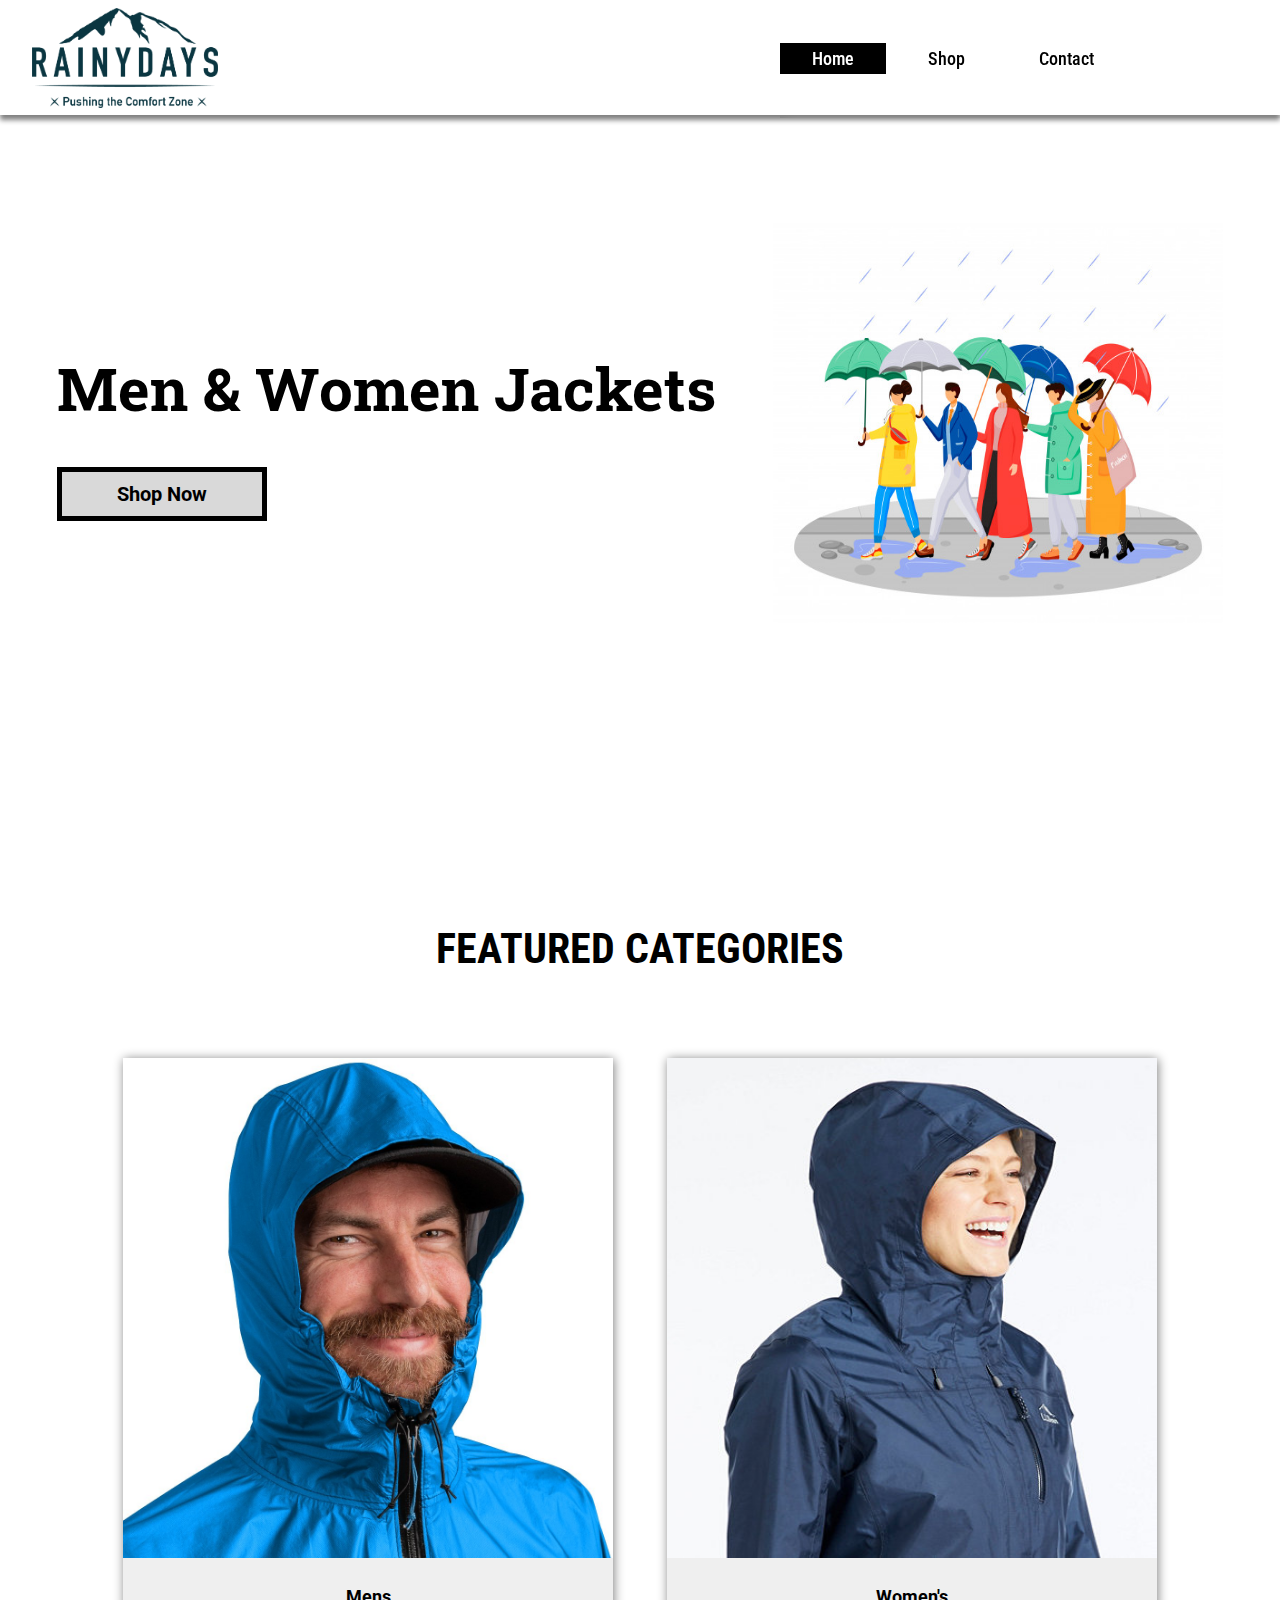
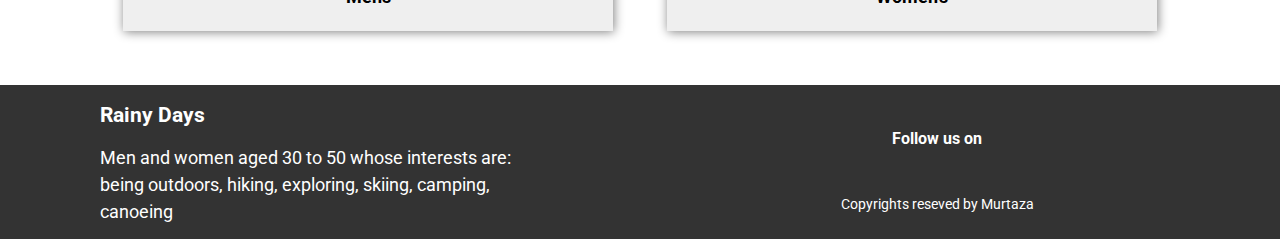
<file: index.html>
<!DOCTYPE html>
<html lang="en">

<head>
  <meta charset="UTF-8" />
  <meta name="viewport" content="width=device-width, initial-scale=1.0" />
  <meta http-equiv="X-UA-Compatible" content="ie=edge" />
  <meta name="description" content="Home page for rainydays">

  <link rel="icon" href="./img/logo.png" type="image/png">

  <link rel="stylesheet" href="https://use.fontawesome.com/releases/v5.1.0/css/all.css"
    integrity="sha384-lKuwvrZot6UHsBSfcMvOkWwlCMgc0TaWr+30HWe3a4ltaBwTZhyTEggF5tJv8tbt" crossorigin="anonymous" />
  <link href="https://fonts.googleapis.com/css?family=Roboto|Roboto+Condensed|Roboto+Slab" rel="stylesheet" />
  <link rel="stylesheet" href="./css/style.css" />

  <title>Home | Rainydays | Pushing the Comfort Zone </title>
</head>

<body>

  <header>
    <div id="slideout-menu">
      <ul>
        <li>
          <a class="active" href="index.html">Home</a>
        </li>
        <li>
          <a href="shop.html">Shop</a>
        </li>
        <li>
          <a href="contact.html">Contact</a>
        </li>
        <li>
          <a href="cart.html"><i class="fas fa-shopping-cart"></i></a>
        </li>
        <li>
          <input type="text" placeholder="Search Here" />
          <br />
          <a href="#">
            <i class="fas fa-search"></i>
          </a>
        </li>
      </ul>
    </div>


    <nav>
      <div id="logo-img">

        <img src="img/logo.png" alt="Rainydays-logo" />

      </div>
      <div id="menu-icon">
        <i class="fas fa-bars"></i>
      </div>
      <ul>
        <li>
          <a class="active" href="index.html">Home</a>
        </li>
        <li>
          <a href="shop.html">Shop</a>
        </li>
        <li>
          <a href="contact.html">Contact</a>
        </li>
        <li>
          <a href="cart.html"><i class="fas fa-shopping-cart"></i></a>
        </li>
        <li>
          <div id="search-icon">
            <i class="fas fa-search"></i>
          </div>
        </li>
      </ul>
    </nav>

    <div id="searchbox">
      <input type="text" placeholder="Search Here" />
    </div>

  </header>
  <div id="banner">
    <div>
      <h1>Men & Women Jackets</h1>
      <a href="shop.html">
        <h3>Shop Now</h3>
      </a>
    </div>
    <div> <img src="./img/ca.jpg" alt="Banner-area-1" /></div>

  </div>


  <main>
    <h2 class="section-heading">FEATURED CATEGORIES</h2>


    <section>
      <div class="card card_main">
        <div class="card-image">
          <a href="shop.html#men">
            <img src="img/m1.jpg" alt="Men-category-jacket">
            <h4>Mens</h4>
          </a>
        </div>
      </div>
      </div>

      <div class="card card_main">
        <div class="card-image">
          <a href="shop.html#women">

            <img src="img/w1.jpg" alt="Women-category-jacket">
            <h4>Women's</h4>
          </a>
        </div>
      </div>
    </section>

  </main>

  <footer>
    <div id="left-footer">
      <h2>Rainy Days</h2>
      <p>
      <ul>
        <li>
          <a href="index.html">Men and women aged 30 to 50 whose interests are: being outdoors, hiking, exploring,
            skiing, camping, canoeing</a>
        </li>

      </ul>
      </p>
    </div>

    <div id="right-footer">
      <h3>Follow us on</h3>
      <div id="social-media-footer">
        <ul>
          <li>
            <a href="#">
              <i class="fab fa-facebook"></i>
            </a>
          </li>
          <li>
            <a href="#">
              <i class="fab fa-youtube"></i>
            </a>
          </li>
          <li>
            <a href="#">
              <i class="fab fa-github"></i>
            </a>
          </li>
        </ul>
      </div>
      <div>
        Copyrights reseved by Murtaza
      </div>
    </div>

  </footer>
  <script src="./js/script.js"></script>
</body>

</html>
</file>
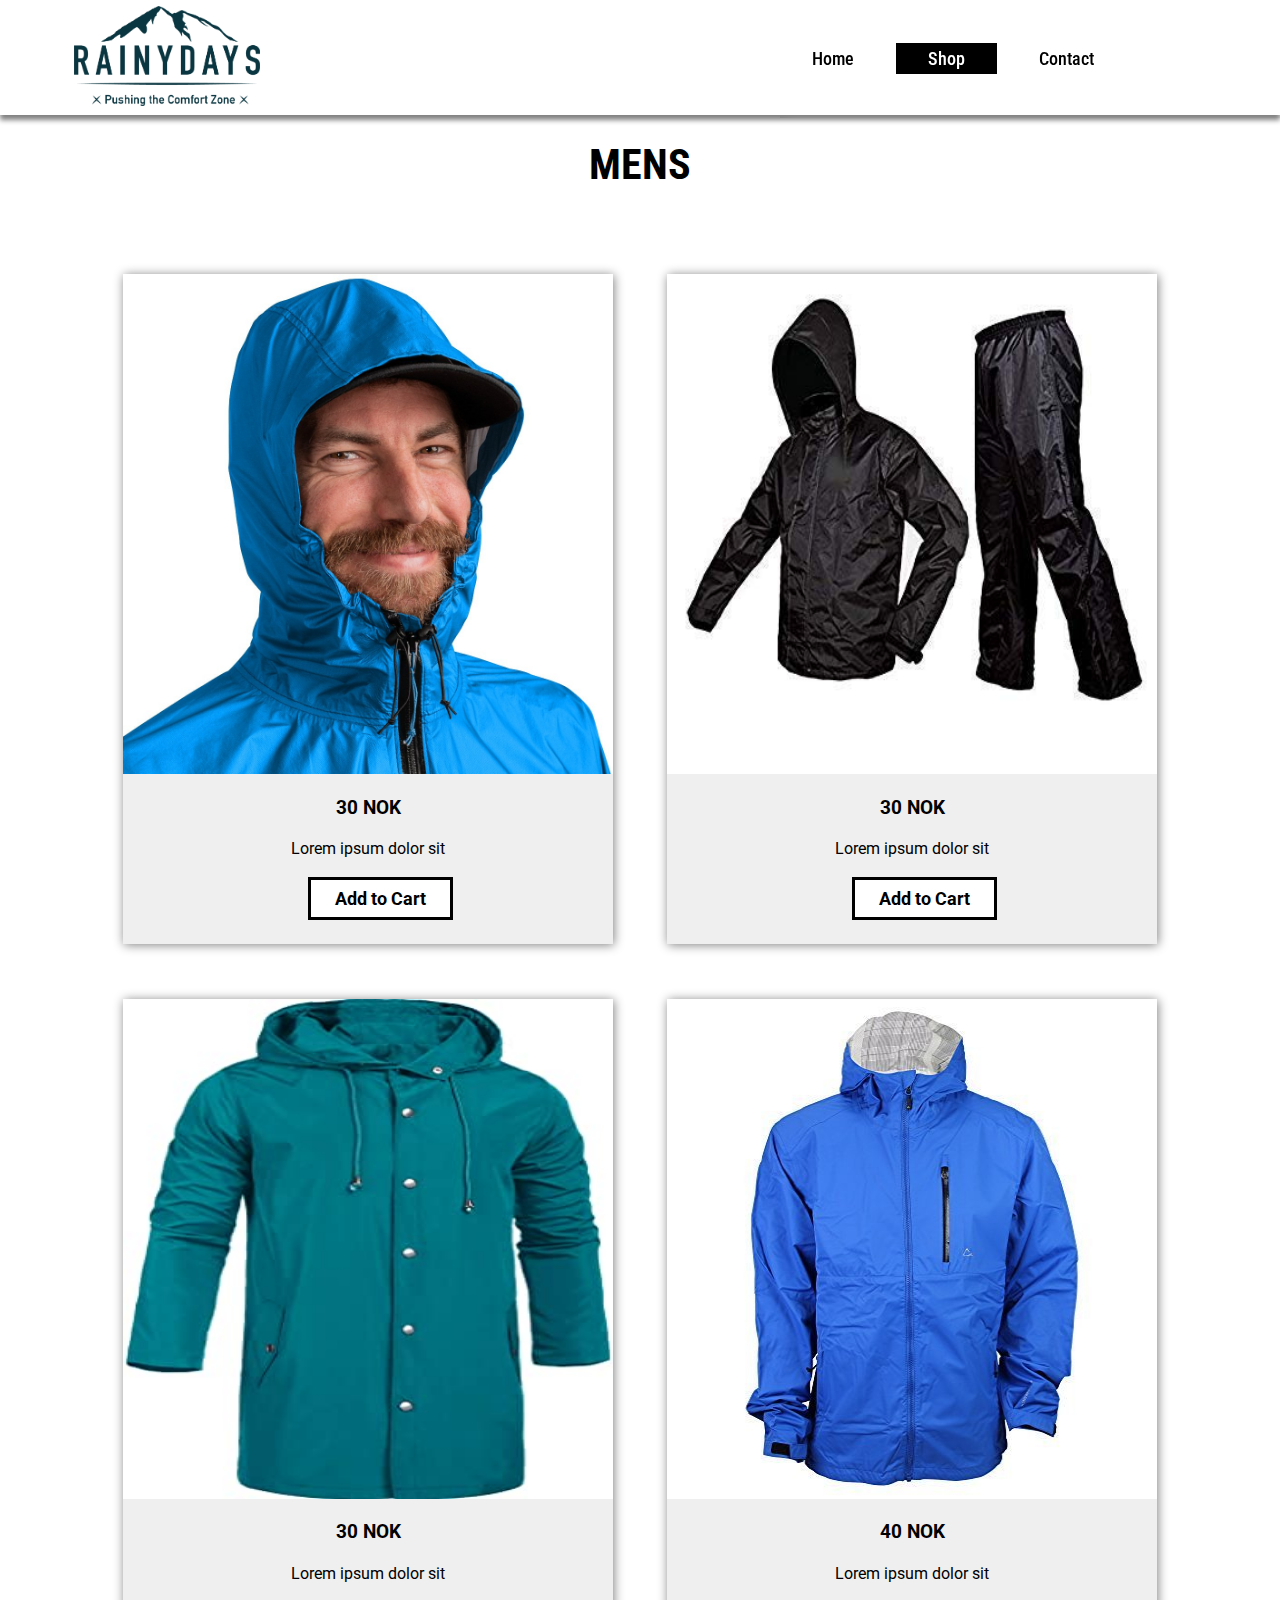
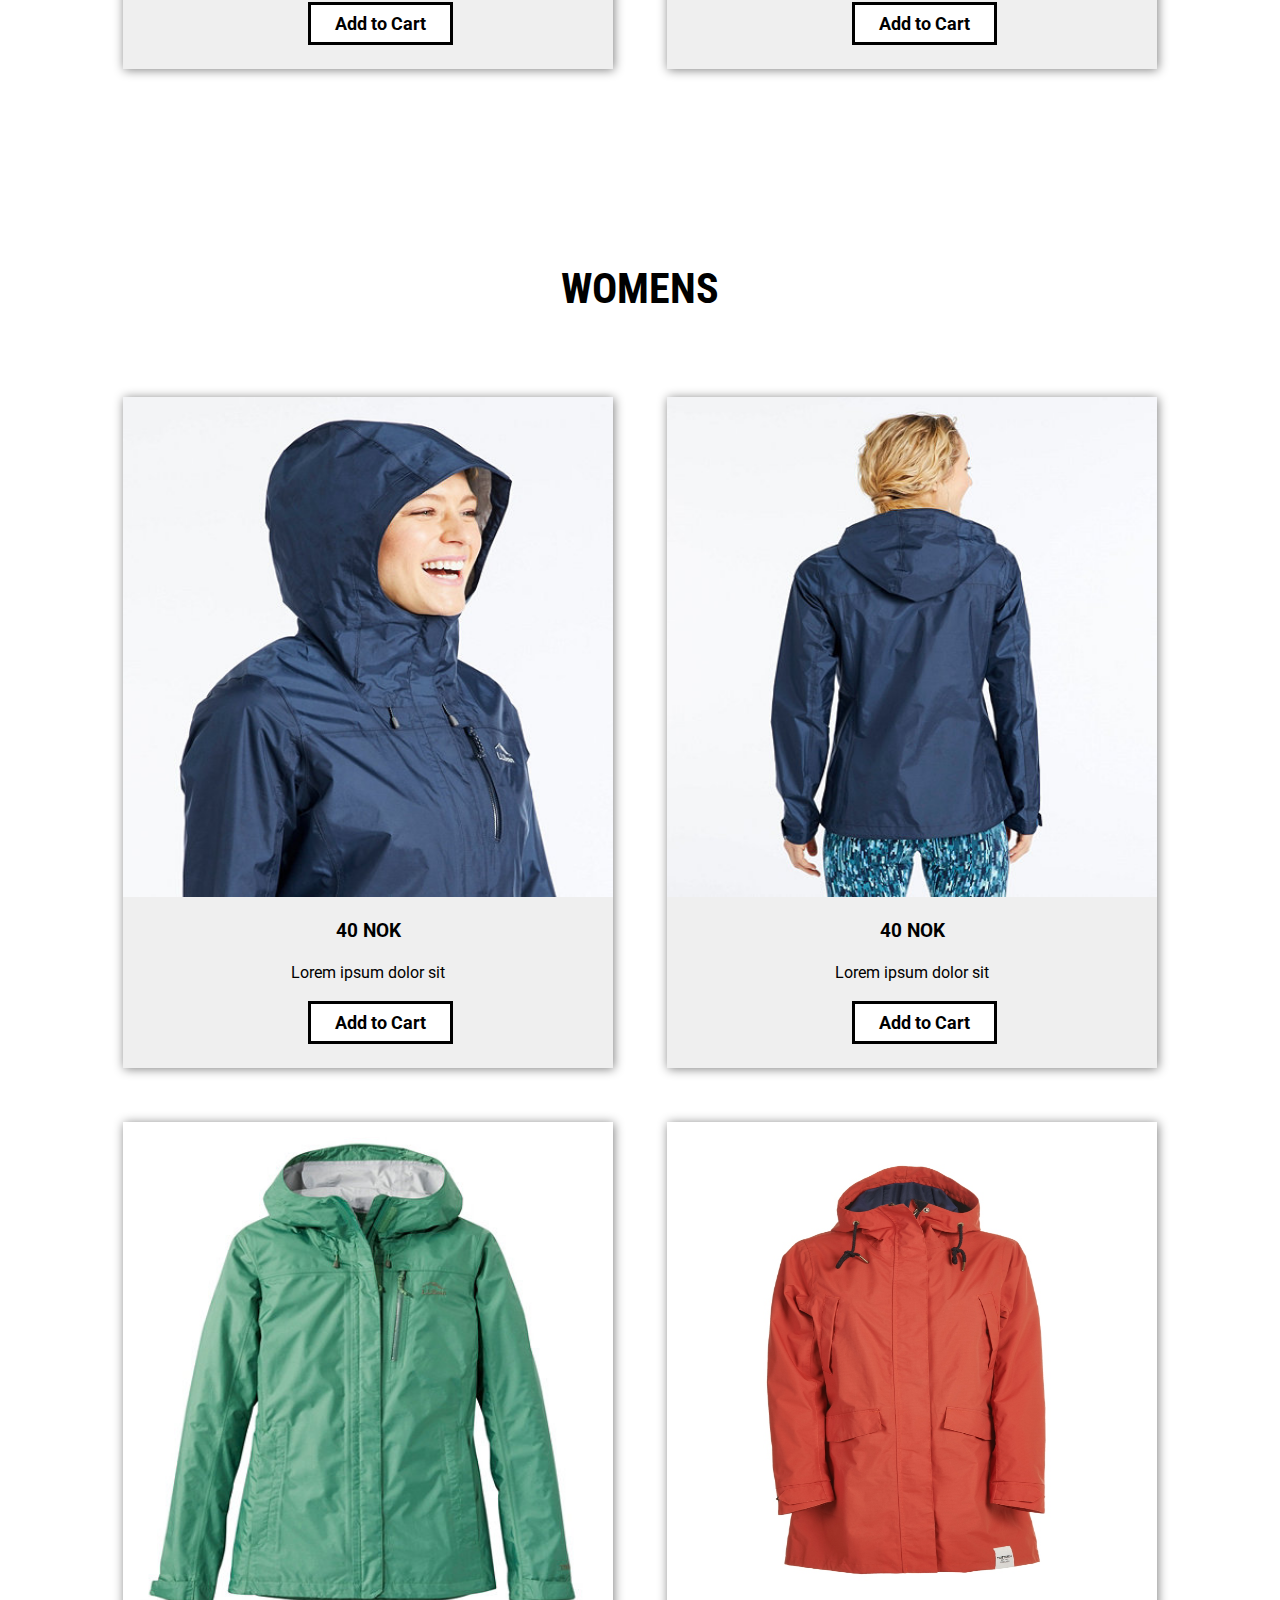
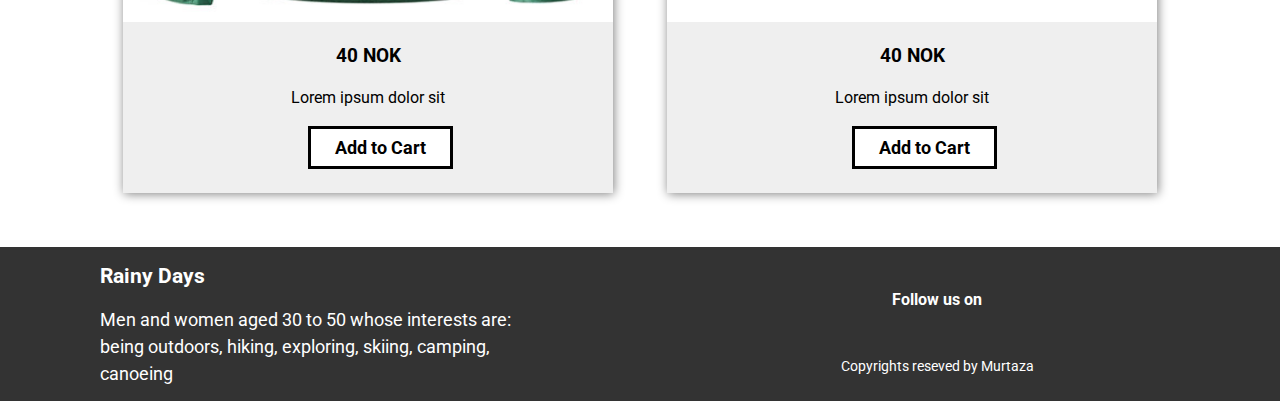
<file: cart.html>
<!DOCTYPE html>
<html lang="en">

<head>
    <meta charset="UTF-8" />
    <meta name="viewport" content="width=device-width, initial-scale=1.0" />
    <meta http-equiv="X-UA-Compatible" content="ie=edge" />
    <meta name="description" content="Cart page for rainydays">

    <link rel="icon" href="./img/logo.png" type="image/png">

    <link rel="stylesheet" href="https://use.fontawesome.com/releases/v5.1.0/css/all.css"
        integrity="sha384-lKuwvrZot6UHsBSfcMvOkWwlCMgc0TaWr+30HWe3a4ltaBwTZhyTEggF5tJv8tbt" crossorigin="anonymous" />
    <link href="https://fonts.googleapis.com/css?family=Roboto|Roboto+Condensed|Roboto+Slab" rel="stylesheet" />
    <link rel="stylesheet" href="./css/style.css" />

    <title>Cart | Rainydays | Pushing the Comfort Zone </title>

</head>

<body>

    <header>
        <div id="slideout-menu">
            <ul>
                <li>
                    <a href="index.html">Home</a>
                </li>
                <li>
                    <a href="shop.html">Shop</a>
                </li>
                <li>
                    <a href="contact.html">Contact</a>
                </li>
                <li>
                    <a href="cart.html" class="active"><i class="fas fa-shopping-cart"></i></a>
                </li>
                <li>
                    <input type="text" placeholder="Search Here" />
                    <br />
                    <a href="#">
                        <i class="fas fa-search"></i>
                    </a>
                </li>
            </ul>
        </div>


        <nav>
            <div id="logo-img">
                <a href="#">
                    <img src="img/logo.png" alt="Rainydays-logo" />
                </a>
            </div>
            <div id="menu-icon">
                <i class="fas fa-bars"></i>
            </div>
            <ul>
                <li>
                    <a href="index.html">Home</a>
                </li>
                <li>
                    <a href="shop.html">Shop</a>
                </li>
                <li>
                    <a href="contact.html">Contact</a>
                </li>
                <li>
                    <a href="cart.html" class="active"><i class="fas fa-shopping-cart"></i></a>
                </li>
                <li>
                    <div id="search-icon">
                        <i class="fas fa-search"></i>
                    </div>
                </li>
            </ul>
        </nav>

        <div id="searchbox">
            <input type="text" placeholder="Search Here" />
        </div>
    </header>
    <main>
        <h2 class="section-heading" id="men">CART</h2>
        <section id="cartDetails" >
           <div class = "card card_main showCart"></div>
           
         

            <div class="checkout-items">
                <div class="heading">
                    <h2>Payment By Card</h2>
                </div>
                <div class="checkout-items-img-title contact">
  
                    <form id="checkoutForm">
                        <div id="checkoutCart"></div>
                        <input type="text" class="cardholdername input" placeholder="Card Holder Name"
                            name="cardholdername" id="cardholdername" />
                        <div id="cardHolderNameError"></div>
                        <input type="text" class="cardnumber input" placeholder="Card Number" name="cardnumber"
                            id="cardnumber" />
                        <div id="cardNumberError"></div>
                        <div class="checkout-form-ecvv">
                            <div class="cvv">
                                <input type="month" name="exprydate" class="exprydate input" placeholder="Expiry Date"
                                    id="exprydate" />
                                <div id="expireydateError"></div>
                            </div>
                            <div class="cvv">
                                <input type="text" name="exprydate" class="input" placeholder="CVV" id="cvv" />
                                <div id="cvvNumberError"></div>
                            </div>
  
                        </div>
                        <input type="text" class="price input" placeholder="Price" name="price" 
                            id="price"  disabled/>
                        <input type="submit" class="submit input btn payment-btn" value="Checkout" name="submit"
                            id="submit" />
                    </form>
  
                </div>
            </div>
        </section>
    </main>


    <footer>
        <div id="left-footer">
            <h2>Rainy Days</h2>
            <p>
            <ul>
                <li>
                    <a href="index.html">Men and women aged 30 to 50 whose interests are: being outdoors, hiking,
                        exploring, skiing, camping, canoeing</a>
                </li>
            </ul>
            </p>
        </div>

        <div id="right-footer">
            <h3>Follow us on</h3>
            <div id="social-media-footer">
                <ul>
                    <li>
                        <a href="#">
                            <i class="fab fa-facebook"></i>
                        </a>
                    </li>
                    <li>
                        <a href="#">
                            <i class="fab fa-youtube"></i>
                        </a>
                    </li>
                    <li>
                        <a href="#">
                            <i class="fab fa-github"></i>
                        </a>
                    </li>
                </ul>
            </div>
            <div>
                Copyrights reseved by Murtaza
            </div>
        </div>
    </footer>

    <script src="./js/script.js"></script>
    <script src="./js/validateCartForm.js"></script>
    <script src="./js/cart.js"></script>
</body>

</html>
</file>
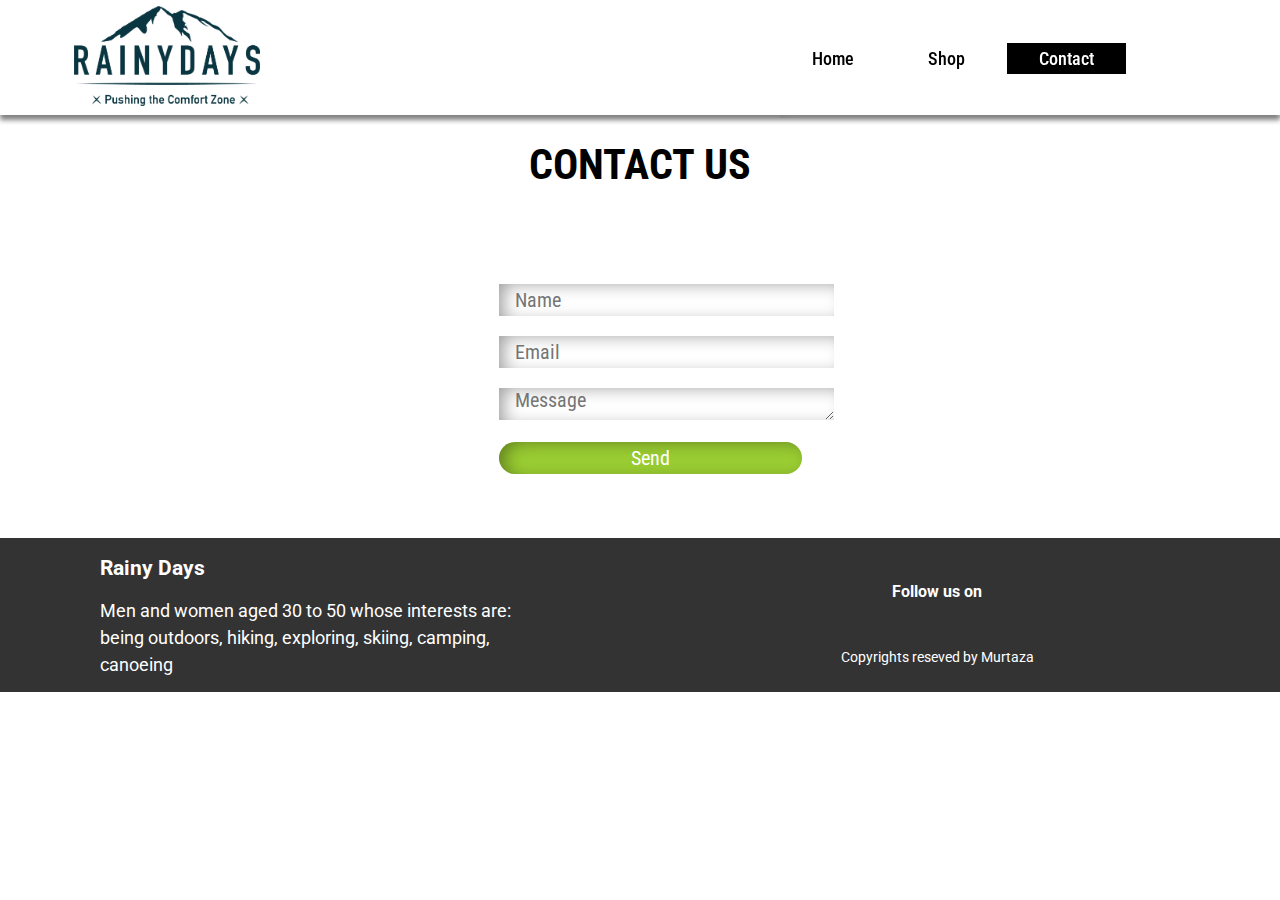
<file: contact.html>
<!DOCTYPE html>
<html lang="en">

<head>
    <meta charset="UTF-8" />
    <meta name="viewport" content="width=device-width, initial-scale=1.0" />
    <meta http-equiv="X-UA-Compatible" content="ie=edge" />
    <meta name="description" content="Contact page for rainydays">

    <link rel="icon" href="./img/logo.png" type="image/png">

    <link rel="stylesheet" href="https://use.fontawesome.com/releases/v5.1.0/css/all.css"
        integrity="sha384-lKuwvrZot6UHsBSfcMvOkWwlCMgc0TaWr+30HWe3a4ltaBwTZhyTEggF5tJv8tbt" crossorigin="anonymous" />
    <link href="https://fonts.googleapis.com/css?family=Roboto|Roboto+Condensed|Roboto+Slab" rel="stylesheet" />
    <link rel="stylesheet" href="./css/style.css" />

    <title>Contact | Rainydays | Pushing the Comfort Zone </title>

</head>

<body>
    <header>
        <div id="slideout-menu">
            <ul>
                <li>
                    <a href="index.html">Home</a>
                </li>
                <li>
                    <a href="shop.html">Shop</a>
                </li>
                <li>
                    <a href="contact.html" class="active">Contact</a>
                </li>
                <li>
                    <a href="cart.html"><i class="fas fa-shopping-cart"></i></a>
                </li>
                <li>
                    <input type="text" placeholder="Search Here" />
                    <br />
                    <a href="#">
                        <i class="fas fa-search"></i>
                    </a>
                </li>
            </ul>
        </div>

        <nav>
            <div id="logo-img">
                <a href="#">
                    <img src="img/logo.png" alt="Rainydays-logo" />
                </a>
            </div>
            <div id="menu-icon">
                <i class="fas fa-bars"></i>
            </div>
            <ul>
                <li>
                    <a href="index.html">Home</a>
                </li>
                <li>
                    <a href="shop.html">Shop</a>
                </li>
                <li>
                    <a href="contact.html" class="active">Contact</a>
                </li>
                <li>
                    <a href="cart.html"><i class="fas fa-shopping-cart"></i></a>
                </li>
                <li>
                    <div id="search-icon">
                        <i class="fas fa-search"></i>
                    </div>
                </li>
            </ul>
        </nav>

        <div id="searchbox">
            <input type="text" placeholder="Search Here" />
        </div>
    </header>
</body>
<main>
    <h2 class="section-heading" id="men">CONTACT US</h2>
    <section>


        <div class="checkout-items">

            <div class="checkout-items-img-title">
                <form class="contact">
                    <div id="messageSubmitted"></div>
                    <div class="checkout-form">
                        <input type="text" placeholder="Name" name="name" id="name" />
                        <div id="nameError"></div>
                    </div>

                    <div class="checkout-form">
                        <input type="text" name="email" placeholder="Email" id="email" novalidate/>
                        <div id="emailError"></div>
                    </div>

                    <div class="checkout-form">
                        <textarea name="messsage" placeholder="Message" id="message" row="15"></textarea>
                        <div id="messageError"></div>
                    </div>
                    <input type="submit" class="payment-btn" value="Send" id="submit" />

                </form>

            </div>
    </section>
</main>


<footer>
    <div id="left-footer">
        <h2>Rainy Days</h2>
        <p>
        <ul>
            <li>
                <a href="index.html">Men and women aged 30 to 50 whose interests are: being outdoors, hiking,
                    exploring, skiing, camping, canoeing</a>
            </li>
        </ul>
        </p>
    </div>

    <div id="right-footer">
        <h3>Follow us on</h3>
        <div id="social-media-footer">
            <ul>
                <li>
                    <a href="#">
                        <i class="fab fa-facebook"></i>
                    </a>
                </li>
                <li>
                    <a href="#">
                        <i class="fab fa-youtube"></i>
                    </a>
                </li>
                <li>
                    <a href="#">
                        <i class="fab fa-github"></i>
                    </a>
                </li>
            </ul>
        </div>
        <div>
            Copyrights reseved by Murtaza
        </div>
    </div>

</footer>

<script src="./js/script.js"></script>
<script src="./js/validation.js"></script>
</body>

</html>
</file>
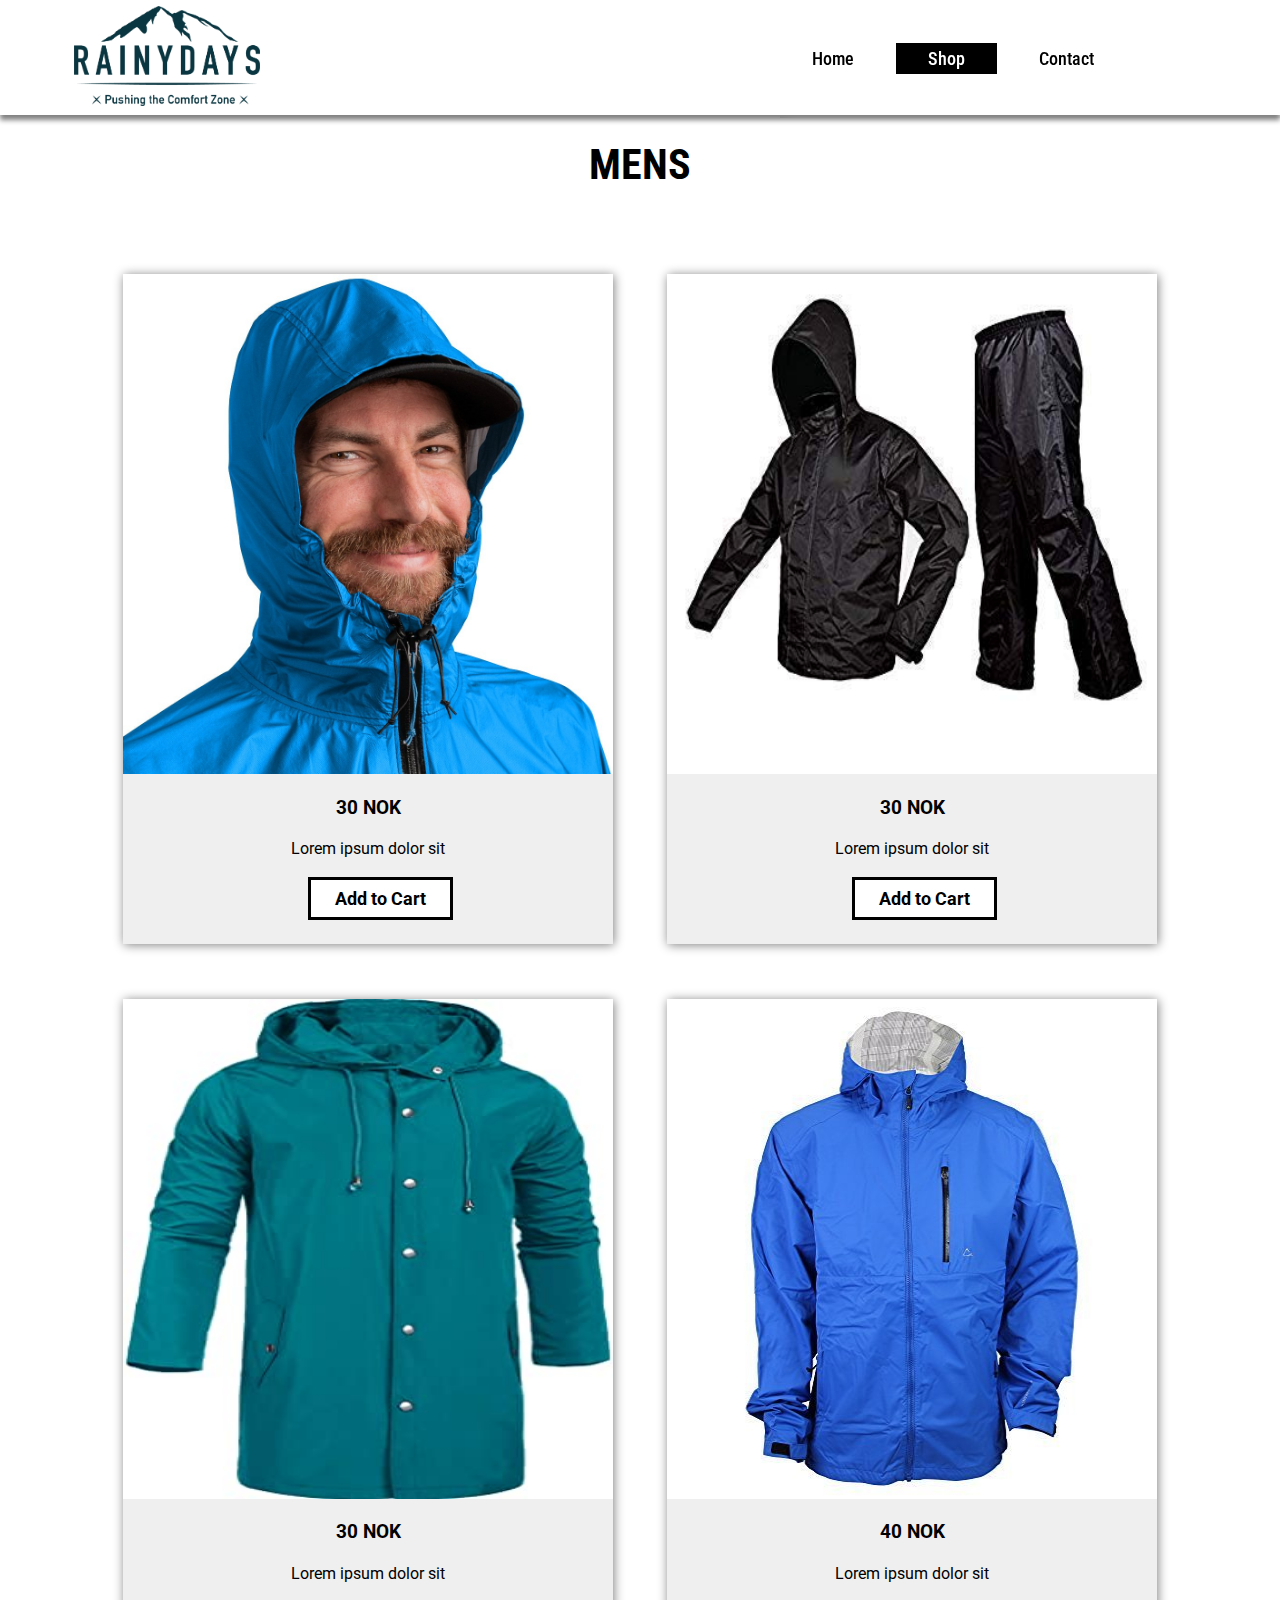
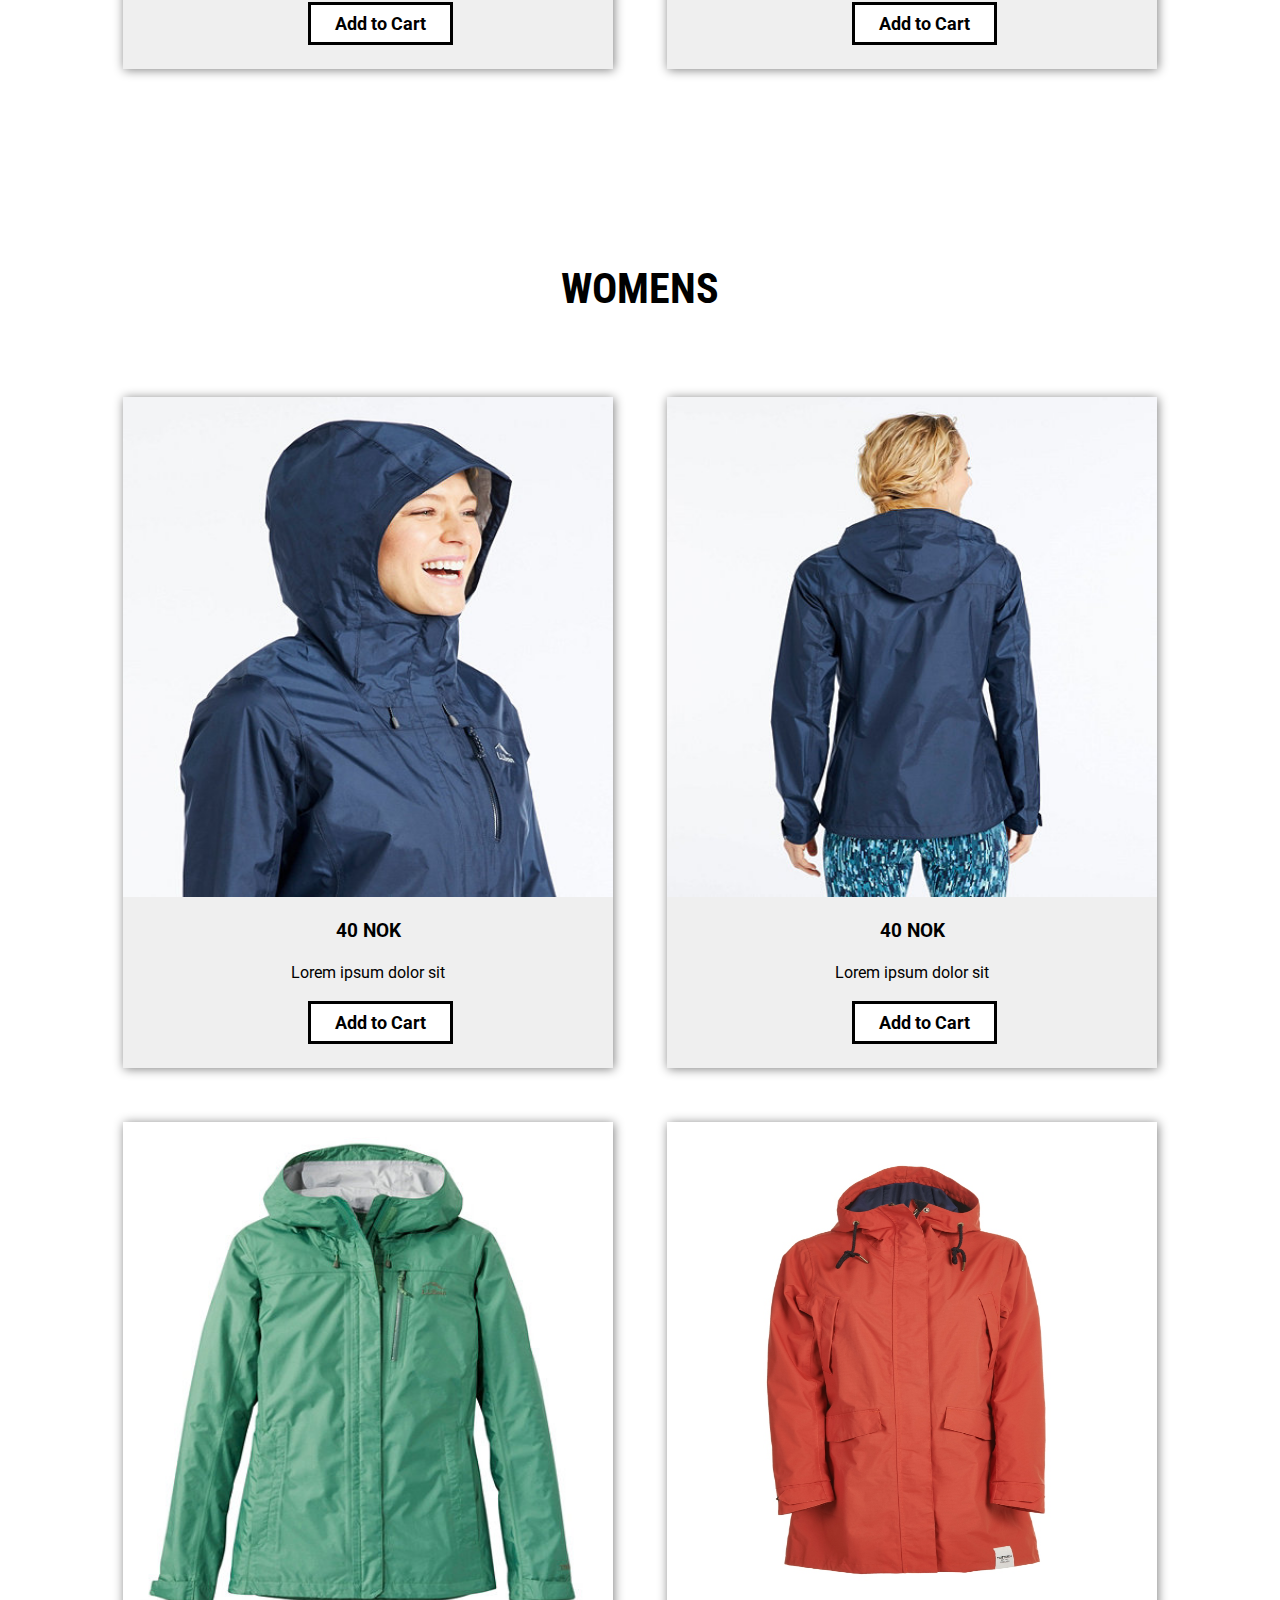
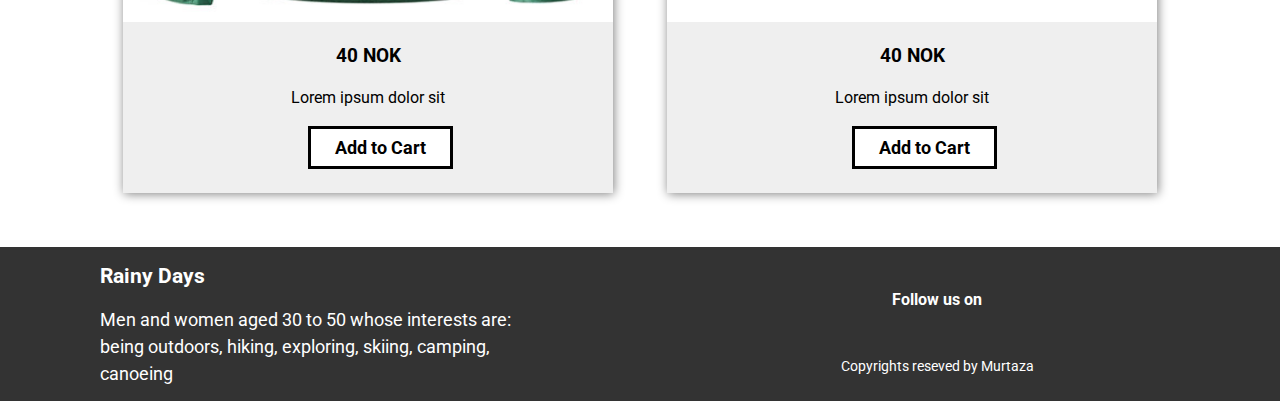
<file: shop.html>
<!DOCTYPE html>
<html lang="en">

<head>
    <meta charset="UTF-8" />
    <meta name="viewport" content="width=device-width, initial-scale=1.0" />
    <meta http-equiv="X-UA-Compatible" content="ie=edge" />
    <meta name="description" content="Shop page for rainydays">

    <link rel="icon" href="./img/logo.png" type="image/png">

    <link rel="stylesheet" href="https://use.fontawesome.com/releases/v5.1.0/css/all.css"
        integrity="sha384-lKuwvrZot6UHsBSfcMvOkWwlCMgc0TaWr+30HWe3a4ltaBwTZhyTEggF5tJv8tbt" crossorigin="anonymous" />
    <link href="https://fonts.googleapis.com/css?family=Roboto|Roboto+Condensed|Roboto+Slab" rel="stylesheet" />
    <link rel="stylesheet" href="./css/style.css" />

    <title>Shop | Rainydays | Pushing the Comfort Zone </title>
</head>

<body>

    <header>
        <div id="slideout-menu">
            <ul>
                <li>
                    <a href="index.html">Home</a>
                </li>
                <li>
                    <a class="active" href="shop.html">Shop</a>
                </li>
                <li>
                    <a href="contact.html">Contact</a>
                </li>
                <li>
                    <a href="cart.html"><i class="fas fa-shopping-cart"></i></a>
                </li>
                <li>
                    <input type="text" placeholder="Search Here" />
                    <br />
                    <a href="#">
                        <i class="fas fa-search"></i>
                    </a>
                </li>
            </ul>
        </div>


        <nav>
            <div id="logo-img">
                <a href="#">
                    <img src="img/logo.png" alt="Rainydays-logo" />
                </a>
            </div>
            <div id="menu-icon">
                <i class="fas fa-bars"></i>
            </div>
            <ul>
                <li>
                    <a href="index.html">Home</a>
                </li>
                <li>
                    <a class="active" href="shop.html">Shop</a>
                </li>
                <li>
                    <a href="contact.html">Contact</a>
                </li>
                <li>
                    <a href="cart.html"><i class="fas fa-shopping-cart"></i></a>
                </li>
                <li>
                    <div id="search-icon">
                        <i class="fas fa-search"></i>
                    </div>
                </li>
            </ul>
        </nav>

        <div id="searchbox">
            <input type="text" placeholder="Search Here" />
        </div>

    </header>
    <main>
        <h2 class="section-heading" id="men">MENS</h2>


        <section>
            <div class="card card_main">
                <div class="card-image">
                        <img src="img/m1.jpg" alt="Mens-jacket-1">
                </div>
                <div class="card-description">
                    <div>
                        <h3>30 NOK</h3>
                    </div>
                    <p>
                        Lorem ipsum dolor sit </p>
                    <a href="cart.html?id=1&c='m'" class="btn-card">Add to Cart</a>
                </div>
            </div>

            <div class="card card_main">
                <div class="card-image">
                        <img src="img/m2.jpg" alt="Mens-jacket-2">
                </div>
                <div class="card-description">
                    <div>
                        <h3>30 NOK</h3>
                    </div>
                    <p>
                        Lorem ipsum dolor sit </p>
                    <a href="cart.html?id=2&c='m'" class="btn-card">Add to Cart</a>
                </div>
            </div>
        </section>

        <section>
            <div class="card card_main">
                <div class="card-image">
                        <img src="img/m3.jpg" alt="Mens-jacket-3">
                </div>
                <div class="card-description">
                    <div>
                        <h3>30 NOK</h3>
                    </div>
                    <p>
                        Lorem ipsum dolor sit </p>
                    <a href="cart.html?id=3&c='m'" class="btn-card">Add to Cart</a>
                </div>
            </div>


            <div class="card card_main">
                <div class="card-image">
                        <img src="img/m4.jpg" alt="Mens-jacket-4">
                </div>
                <div class="card-description">
                    <div>
                        <h3>40 NOK</h3>
                    </div>
                    <p>
                        Lorem ipsum dolor sit </p>
                    <a href="cart.html?id=4&c='m'" class="btn-card">Add to Cart</a>
                </div>
            </div>
        </section>

        <h2 class="section-heading" id="women">WOMENS</h2>



        <section>
            <div class="card card_main">
                <div class="card-image">
                    <img src="img/w1.jpg" alt="Womens-jacket-1">
                </div>
                <div class="card-description">
                    <div>
                        <h3>40 NOK</h3>
                    </div>
                    <p>
                        Lorem ipsum dolor sit </p>
                    <a href="cart.html?id=5&c='w'" class="btn-card">Add to Cart</a>
                </div>
            </div>

            <div class="card card_main">
                <div class="card-image">
                    <img src="img/w2.jpg" alt="Womens-jacket-2">
                </div>
                <div class="card-description">
                    <div>
                        <h3>40 NOK</h3>
                    </div>
                    <p>
                        Lorem ipsum dolor sit </p>
                    <a href="cart.html?id=6&c='w'" class="btn-card">Add to Cart</a>
                </div>
            </div>
        </section>
        <section>
            <div class="card card_main">
                <div class="card-image">
                    <img src="img/w3.jpg" alt="Womens-jacket-3">
                </div>
                <div class="card-description">
                    <div>
                        <h3>40 NOK</h3>
                    </div>
                    <p>
                        Lorem ipsum dolor sit </p>
                    <a href="cart.html?id=7&c='w'" class="btn-card">Add to Cart</a>
                </div>
            </div>

            <div class="card card_main">
                <div class="card-image">
                    <img src="img/w4.jpg" alt="Womens-jacket-4">
                </div>
                <div class="card-description">
                    <div>
                        <h3>40 NOK</h3>
                    </div>
                    <p>
                        Lorem ipsum dolor sit </p>
                    <a href="cart.html?id=8&c='w'" class="btn-card">Add to Cart</a>
                </div>
            </div>
        </section>

    </main>

    <footer>
        <div id="left-footer">
            <h2>Rainy Days</h2>
            <p>
            <ul>
                <li>
                    <a href="index.html">Men and women aged 30 to 50 whose interests are: being outdoors, hiking,
                        exploring, skiing, camping, canoeing</a>
                </li>

            </ul>
            </p>
        </div>

        <div id="right-footer">
            <h3>Follow us on</h3>
            <div id="social-media-footer">
                <ul>
                    <li>
                        <a href="#">
                            <i class="fab fa-facebook"></i>
                        </a>
                    </li>
                    <li>
                        <a href="#">
                            <i class="fab fa-youtube"></i>
                        </a>
                    </li>
                    <li>
                        <a href="#">
                            <i class="fab fa-github"></i>
                        </a>
                    </li>
                </ul>
            </div>
            <div>
                Copyrights reseved by Murtaza
            </div>
        </div>

    </footer>

    <script src="./js/script.js"></script>
</body>

</html>
</file>
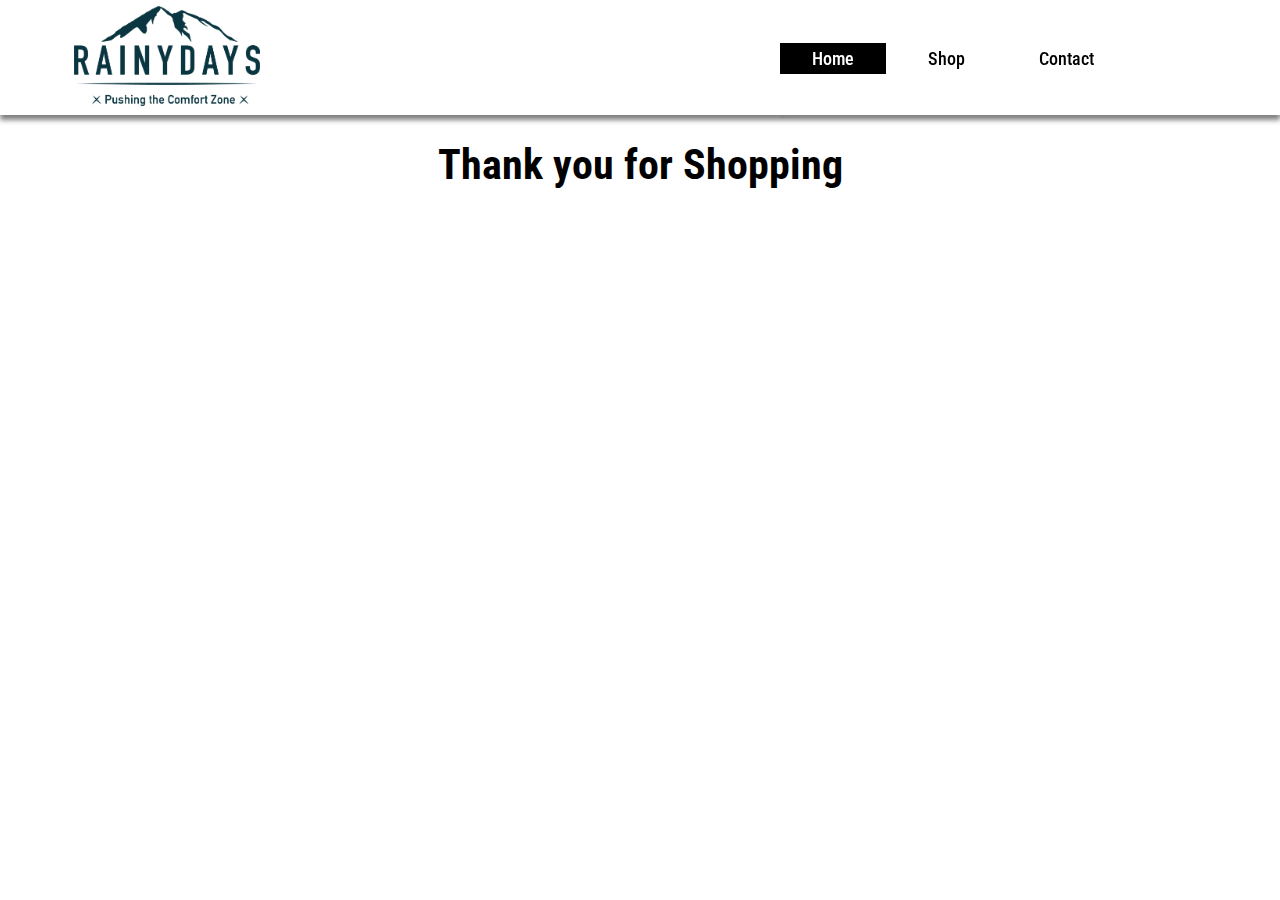
<file: thankyou.html>
<!DOCTYPE html>
<html lang="en">

<head>
  <meta charset="UTF-8" />
  <meta name="viewport" content="width=device-width, initial-scale=1.0" />
  <meta http-equiv="X-UA-Compatible" content="ie=edge" />
  <meta name="description" content="Contact page for rainy days." />

  <link rel="icon" href="./img/logo.png" type="image/png" />
  <link rel="stylesheet" href="https://use.fontawesome.com/releases/v5.1.0/css/all.css"
    integrity="sha384-lKuwvrZot6UHsBSfcMvOkWwlCMgc0TaWr+30HWe3a4ltaBwTZhyTEggF5tJv8tbt" crossorigin="anonymous" />
  <link href="https://fonts.googleapis.com/css?family=Roboto|Roboto+Condensed|Roboto+Slab" rel="stylesheet" />
  <link rel="stylesheet" href="./css/style.css" />

  <title>Thankyou | Rainydays | Pushing the Comfort Zone</title>
</head>

<body>
  <header>
    <div id="slideout-menu">
      <ul>
        <li>
          <a href="index.html">Home</a>
        </li>
        <li>
          <a href="shop.html">Shop</a>
        </li>
        <li>
          <a href="contact.html">Contact</a>
        </li>
        <li>
          <a href="cart.html"><i class="fas fa-shopping-cart"></i></a>
        </li>
        <li>
          <input type="text" placeholder="Search Here" />
          <br />
          <a href="#">
            <i class="fas fa-search"></i>
          </a>
        </li>
      </ul>
    </div>

    <nav>
      <div id="logo-img">
        <a href="#">
          <img src="img/logo.png" alt="Rainydays-logo" />
        </a>
      </div>
      <div id="menu-icon">
        <i class="fas fa-bars"></i>
      </div>
      <ul>
        <li>
          <a class="active" href="index.html">Home</a>
        </li>
        <li>
          <a href="shop.html">Shop</a>
        </li>
        <li>
          <a href="contact.html">Contact</a>
        </li>
        <li>
          <a href="cart.html"><i class="fas fa-shopping-cart"></i></a>
        </li>
        <li>
          <div id="search-icon">
            <i class="fas fa-search"></i>
          </div>
        </li>
      </ul>
    </nav>

    <div id="searchbox">
      <input type="text" placeholder="Search Here" />
    </div>
  </header>
  <main>
    <h2 class="section-heading" id="men">Thank you for Shopping</h2>
  </main>

  <script src="./js/script.js"></script>
</body>

</html>
</file>
<file: css/style.css>
/* We will not use universal selector for giving our default design because it is generally considered
 as the cause to slow down the process of loading the web page.  */

/* ======================
   ==  1. HTML or html ==
   ====================== */

html {
  /* By default the font size in a web browser is 16px and when we multiply 16px * 62.5 = 10px = 1rem = */
  font-size: 62.5%;
  /* helps to better format boxes like divs and set the width margin and padding */
  box-sizing: border-box;
}

/* =======================
   ==  2. BODY or body  ==
   ======================= */
body {
  font-family: "Roboto", sans-serif;

  overflow-x: hidden;

  /* 1.6 rem = 16px */
  font-size: 1.6rem "Roboto Slab";
  /* helps to better format boxes like divs and set the width margin and padding */
  box-sizing: border-box;
  /* vh = viewport height*/
  height: 100vh;
  /* to eradicate the problem of default margins or padding 
      of  any  tag or  element in a html document in browser */
  padding: 0;
  margin: 0;
}

/* ===============================
   ==  3. anchor tags or links  ==
   =============================== */
a {
  text-decoration: none;
  color: black;
  cursor: pointer;
  text-decoration: none;
  font-size: 1.8rem;
}
.active {
  color: #ffffff;

  background-color: #000000;
}

/* ================================================
   ==  4. Background color of footer and header  ==
   ================================================ */

/* Navigation */

nav {
  height: 115px;
  box-shadow: 0 5px 5px grey;
  background: white;
  width: 100%;
  margin: 0;
  position: fixed;
  font-family: "Roboto Condensed", sans-serif;
  font-size: 20px;
  display: flex;
  justify-content: space-between;
  padding: 0 16px 0 0;
  box-sizing: border-box;
  z-index: 100;
}

nav a {
  padding: 5px 32px;
  margin-left: 10px;
  color: #000000;
  font-weight: 500;
  transition: 0.4s;
}

nav a:hover {
  background-color: yellowgreen;
  color: #3c3c3c;
}

nav ul {
  display: flex;
  list-style: none;
  justify-content: space-around;
  align-items: center;
  height: 100%;
  margin: 0;
}

#logo-img {
  display: flex;
  height: 100%;
  background: white;
  padding: 0 32px;
  align-items: center;
  color: white;
  transition: 0.4s;
}

#logo-img img {
  height: 100px;
}

#menu-icon {
  height: 100%;
  font-size: 28px;
  padding: 0 4px;
  color: #eee;
  display: none;
  align-items: center;
}

/* Search Icon */

#search-icon {
  color: #3d3d3d;
  padding: 0 32px;
  cursor: pointer;
  transition: 0.4s;
}

#search-icon:hover {
  color: yellowgreen;
}

/* Slideout Menu */

#slideout-menu {
  display: none;
  background: #2d3436;
  color: red;
  z-index: 100;
  position: fixed;
  transition: 0.4s;
  margin-top: 72px;
  width: 100%;
  text-align: center;
  opacity: 0;
  margin-top: 110px;
  pointer-events: none;
}

#slideout-menu ul {
  list-style: none;
  padding: 0 32px;
}

#slideout-menu ul li {
  padding: 8px;
}

#slideout-menu a {
  font-family: "Roboto Condensed", sans-serif;
  font-size: 20px;
  color: white;
}

#slideout-menu input {
  width: 85%;
  padding: 8px;
  font-family: "Roboto Condensed", sans-serif;
  font-size: 20px;
  text-align: center;
}

/* ===================
   ==  5. CSS GRID  ==
   =================== */

.grid-container {
  display: grid;
  grid-template-areas: "header" "main" "footer";
  grid-template-columns: 1fr;
  /* fr stands for fragment*/
  grid-template-rows: 15rem 1fr 5rem;
  /* Their are 3 rows which are 
        header whose height is 10rem = 100px
        main whose height is 1 fragment
        footer whose height is 5rem = 50px   */
  height: 100%;
  flex-wrap: wrap;
}

h1 {
  color: #000000;

  font-size: 60px;
  font-family: "Roboto Slab", serif;
}

p {
  line-height: 1.5;
}

main {
  margin: 0 auto;
  
}
section {
  margin-bottom: 5%;
}

/* Inputs */

input,
textarea {
  height: 32px;
  padding: 0 16px;
  font-family: "Roboto Condensed", sans-serif;
  font-size: 20px;
  border: none;
  box-shadow: inset 8px 3px 18px -4px rgba(0, 0, 0, 0.4);
}

input:focus,
textarea:focus {
  outline: none;
}

/* Banner */

#banner {
  padding-top: 5%;
  height: 80vh;
  display: flex;
  flex-direction: row;
  align-items: center;
  justify-content: space-evenly;
  background: white;
}

#banner img {
  width: 450px;
  height: 400px;
}

#banner h3 {
  border: 5px solid #000000;
  background: #d9d9d9;
  padding: 10px 0;
  font-size: 20px;
  width: 200px;
  display: block;
  text-align: center;
}
#banner h3:hover {
  border-color: #0c3742;
  color: white;
  background: #0c3742;
}

/* Search Box */

#searchbox {
  position: fixed;
  right: 0;
  top: 70px;
  width: 500px;
  pointer-events: none;
  z-index: 50;
  transition: 0.4s;
}

#searchbox input {
  height: 48px;
  width: 100%;
}

/* Section */
section {
  display: flex;
  justify-content: space-around;
  flex-wrap: wrap;
}

.section-heading {
  text-align: center;
  font-size: 42px;
  margin-top: 140px;
  font-family: "Roboto Condensed", sans-serif;
  width: 100%;
  display: inline-block;
  padding-bottom: 50px;
}

/* Section Source */

#section-source p {
  padding: 8px;
  text-align: center;
}

#section-source a {
  margin: 8px;
  text-align: center;
}

/* Card */
.card {
  background: #efefef;
  box-shadow: 1px 1px 10px grey;
 
}
.card img {
  width: 150px;
  height: 500px;
}
.card_main {
  text-align: center;
  font-size: 16px;
}
.card_main a {
  color: black;
}
.card-image {
  transition: 0.4s;
}

.card_main img:hover {
  box-shadow: 0 10px 6px -6px #777;
  opacity: 0.9;
}
.card:hover {
  transition: 0.4s;
}

/* Button Read more */

.btn-card {
  padding: 8px 24px;
  border: 3px solid black;
  transition: 0.4s;
  display: inline-block;
  margin-bottom: 24px;
  margin-left: 24px;
  font-weight: bold;
  cursor: pointer;
  background: white;
}

.btn-card:hover {
  background: green;
  text-decoration: none;
  padding: 8px 64px 8px 24px;
  color: white;
}

/* Checkout */
.checkout-items .heading {
  font-size: 2rem;
}
.checkout-items input,
.checkout-items textarea {
  width: 100%;
  margin: 1rem;
}
.payment-btn {
  background-color: yellowgreen;
  color: #ffffff;
  width: 30%;
  padding: 0px 16px;
  cursor: pointer;
  border-radius: 3rem;
}

.checkout-form-ecvv {
  display: flex;
  justify-content: space-between;
  align-items: center;
  flex-basis: 100%;
}

.checkout-form-ecvv div {
  width: 50%;
}
.checkout-form-ecvv input {
  width: 80%;
}

/* Footer */

footer {
  background: #333333;
  padding: 0px 80px;
  color: white;
  width: 100%;
  font-size: 1.4rem;
  display: flex;
  align-items: center;
}

footer a {
  color: white;
}

footer #left-footer {
  flex: 1;
  padding-left: 2rem;
}

footer #left-footer ul {
  padding: 0;
  list-style: none;
  line-height: 1.5;
}

footer #right-footer {
  flex: 2;
  padding: 8px;
  text-align: center;
}

footer #social-media-footer a .fa-facebook,
footer #social-media-footer a .fa-youtube,
footer #social-media-footer a .fa-github {
  color: #fff;
  transition: 0.4s;
}

footer #social-media-footer ul {
  display: flex;
  list-style: none;
  justify-content: center;
  padding: 0;
  margin: 0;
}

footer #social-media-footer ul li {
  font-size: 48px;
  padding: 16px;
  transition: 0.4s;
}

footer #social-media-footer ul li:hover a .fa-youtube {
  color: red;
}

footer #social-media-footer ul li:hover a .fa-facebook {
  color: #3b5998;
}

footer #social-media-footer ul li:hover a .fa-github {
  color: #000;
}

/* Media Queries */

@media (max-width: 900px) {
  nav ul {
    display: none;
  }

  #menu-icon {
    display: flex;
    color: #000;
  }

  #slideout-menu {
    display: block;
  }

  #searchbox {
    display: none;
  }

  #blogpost {
    width: 100%;
    border-left: 0;
  }

  #sidebar {
    display: none;
  }
}

@media (max-width: 719px) {
  main {
    width: 95%;
  }

  section {
    flex-direction: column;
  }

  .card,
  .card .card-image img {
    width: 100%;
  }

  footer {
    padding: 0;
    display: flex;
    flex-direction: column;
    text-align: center;
    align-items: center;
    justify-content: center;
  }

  footer #left-footer {
    margin: auto;
    width: 100%;
    flex: 1;
    border-right: 0;
    padding-left: 0;
    padding: 0;
  }

  footer #right-footer a {
    width: 100%;
    font-size: 1rem;
    color: black;
  }

  footer #social-media-footer a .fa-facebook,
  footer #social-media-footer a .fa-youtube,
  footer #social-media-footer a .fa-github {
    color: black;
    transition: 0.4s;
  }
}

@media (max-width: 600px) {
  main {
    width: 80%;
  }

  h1 {
    font-size: 48px;
  }
  .heading {
    margin-bottom: 50px;
  }
  #banner {
    width: 100%;
    height: 40vh;
    padding-top: 120px;
    text-align: center;
    display: "flex";
    align-items: center;
    justify-content: center;
  }
  #banner img {
    display: none;
  }
  #banner h3 {
    margin: auto;
    font-size: 1.5rem;
    text-align: center;
  }
  .contact {
    margin-top: -50px;
  }
  .contact input,
  .contact textarea {
    width: 80%;
  }
  .card {
    margin-bottom: 1.5rem;
    text-align: center;
  }

  #logo-img {
    padding: 0;
  }
}

@media (min-width: 720px) {
  main {
    width: 95%;
  }
  .card {
    width: 45%;
  }
  .card .card-image img {
    width: 100%;
  }
}

@media (min-width: 1200px) {
  main {
    width: 85%;
  }
}
</file>
